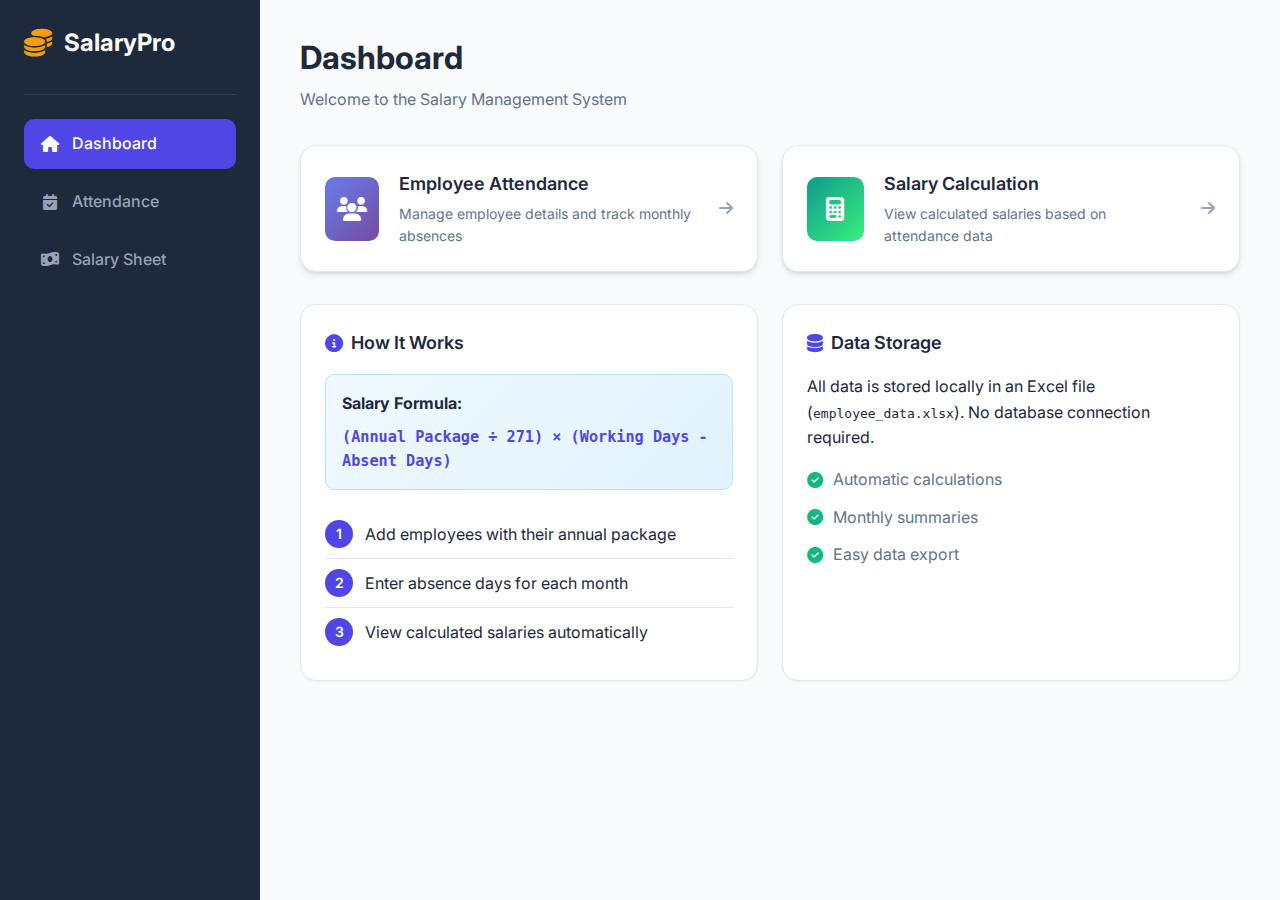
<file: templates/index.html>
<!DOCTYPE html>
<html lang="en">
  <head>
    <meta charset="UTF-8" />
    <meta name="viewport" content="width=device-width, initial-scale=1.0" />
    <title>Salary Management System</title>
    <link
      href="https://fonts.googleapis.com/css2?family=Inter:wght@300;400;500;600;700&display=swap"
      rel="stylesheet"
    />
    <link
      rel="stylesheet"
      href="https://cdnjs.cloudflare.com/ajax/libs/font-awesome/6.4.0/css/all.min.css"
    />
    <link rel="stylesheet" href="/static/style.css" />
  </head>
  <body>
    <div class="app-container">
      <nav class="sidebar">
        <div class="logo">
          <i class="fas fa-coins"></i>
          <span>SalaryPro</span>
        </div>
        <ul class="nav-links">
          <li class="active">
            <a href="/">
              <i class="fas fa-home"></i>
              <span>Dashboard</span>
            </a>
          </li>
          <li>
            <a href="/attendance">
              <i class="fas fa-calendar-check"></i>
              <span>Attendance</span>
            </a>
          </li>
          <li>
            <a href="/salary">
              <i class="fas fa-money-bill-wave"></i>
              <span>Salary Sheet</span>
            </a>
          </li>
        </ul>
      </nav>

      <main class="main-content">
        <header class="page-header">
          <h1>Dashboard</h1>
          <p>Welcome to the Salary Management System</p>
        </header>

        <div class="dashboard-cards">
          <div class="card" onclick="window.location.href='/attendance'">
            <div class="card-icon blue">
              <i class="fas fa-users"></i>
            </div>
            <div class="card-content">
              <h3>Employee Attendance</h3>
              <p>Manage employee details and track monthly absences</p>
            </div>
            <div class="card-arrow">
              <i class="fas fa-arrow-right"></i>
            </div>
          </div>

          <div class="card" onclick="window.location.href='/salary'">
            <div class="card-icon green">
              <i class="fas fa-calculator"></i>
            </div>
            <div class="card-content">
              <h3>Salary Calculation</h3>
              <p>View calculated salaries based on attendance data</p>
            </div>
            <div class="card-arrow">
              <i class="fas fa-arrow-right"></i>
            </div>
          </div>
        </div>

        <div class="info-section">
          <div class="info-card">
            <h3><i class="fas fa-info-circle"></i> How It Works</h3>
            <div class="formula-box">
              <p><strong>Salary Formula:</strong></p>
              <code>(Annual Package ÷ 271) × (Working Days - Absent Days)</code>
            </div>
            <ul class="steps-list">
              <li>
                <span class="step-num">1</span> Add employees with their annual
                package
              </li>
              <li>
                <span class="step-num">2</span> Enter absence days for each
                month
              </li>
              <li>
                <span class="step-num">3</span> View calculated salaries
                automatically
              </li>
            </ul>
          </div>

          <div class="info-card">
            <h3><i class="fas fa-database"></i> Data Storage</h3>
            <p>
              All data is stored locally in an Excel file
              (<code>employee_data.xlsx</code>). No database connection
              required.
            </p>
            <div class="features">
              <div class="feature">
                <i class="fas fa-check-circle"></i>
                <span>Automatic calculations</span>
              </div>
              <div class="feature">
                <i class="fas fa-check-circle"></i>
                <span>Monthly summaries</span>
              </div>
              <div class="feature">
                <i class="fas fa-check-circle"></i>
                <span>Easy data export</span>
              </div>
            </div>
          </div>
        </div>
      </main>
    </div>
  </body>
</html>
</file>
<file: static/style.css>
/* ===== CSS Variables ===== */
:root {
  --primary-color: #4f46e5;
  --primary-hover: #4338ca;
  --secondary-color: #64748b;
  --success-color: #10b981;
  --danger-color: #ef4444;
  --warning-color: #f59e0b;

  --bg-primary: #f8fafc;
  --bg-secondary: #ffffff;
  --bg-sidebar: #1e293b;

  --text-primary: #1e293b;
  --text-secondary: #64748b;
  --text-light: #94a3b8;
  --text-white: #ffffff;

  --border-color: #e2e8f0;
  --shadow-sm: 0 1px 2px 0 rgb(0 0 0 / 0.05);
  --shadow-md: 0 4px 6px -1px rgb(0 0 0 / 0.1), 0 2px 4px -2px rgb(0 0 0 / 0.1);
  --shadow-lg: 0 10px 15px -3px rgb(0 0 0 / 0.1),
    0 4px 6px -4px rgb(0 0 0 / 0.1);

  --radius-sm: 6px;
  --radius-md: 10px;
  --radius-lg: 16px;

  --sidebar-width: 260px;
}

/* ===== Reset & Base ===== */
* {
  margin: 0;
  padding: 0;
  box-sizing: border-box;
}

body {
  font-family: "Inter", -apple-system, BlinkMacSystemFont, sans-serif;
  background-color: var(--bg-primary);
  color: var(--text-primary);
  line-height: 1.6;
}

/* ===== App Layout ===== */
.app-container {
  display: flex;
  min-height: 100vh;
}

/* ===== Sidebar ===== */
.sidebar {
  width: var(--sidebar-width);
  background: var(--bg-sidebar);
  color: var(--text-white);
  padding: 24px;
  position: fixed;
  height: 100vh;
  display: flex;
  flex-direction: column;
}

.logo {
  display: flex;
  align-items: center;
  gap: 12px;
  font-size: 1.5rem;
  font-weight: 700;
  padding-bottom: 32px;
  border-bottom: 1px solid rgba(255, 255, 255, 0.1);
  margin-bottom: 24px;
}

.logo i {
  color: var(--warning-color);
  font-size: 1.75rem;
}

.nav-links {
  list-style: none;
  flex: 1;
}

.nav-links li {
  margin-bottom: 8px;
}

.nav-links a {
  display: flex;
  align-items: center;
  gap: 12px;
  padding: 12px 16px;
  color: var(--text-light);
  text-decoration: none;
  border-radius: var(--radius-md);
  transition: all 0.2s ease;
  font-weight: 500;
}

.nav-links a:hover {
  background: rgba(255, 255, 255, 0.1);
  color: var(--text-white);
}

.nav-links li.active a {
  background: var(--primary-color);
  color: var(--text-white);
}

.nav-links a i {
  width: 20px;
  text-align: center;
}

/* ===== Main Content ===== */
.main-content {
  flex: 1;
  margin-left: var(--sidebar-width);
  padding: 32px 40px;
  max-width: 100%;
  overflow-x: hidden;
}

.page-header {
  margin-bottom: 32px;
}

.page-header h1 {
  font-size: 2rem;
  font-weight: 700;
  color: var(--text-primary);
  margin-bottom: 4px;
}

.page-header p {
  color: var(--text-secondary);
  font-size: 1rem;
}

/* ===== Dashboard Cards ===== */
.dashboard-cards {
  display: grid;
  grid-template-columns: repeat(auto-fit, minmax(300px, 1fr));
  gap: 24px;
  margin-bottom: 32px;
}

.card {
  background: var(--bg-secondary);
  border-radius: var(--radius-lg);
  padding: 24px;
  display: flex;
  align-items: center;
  gap: 20px;
  box-shadow: var(--shadow-md);
  cursor: pointer;
  transition: all 0.3s ease;
  border: 1px solid var(--border-color);
}

.card:hover {
  transform: translateY(-4px);
  box-shadow: var(--shadow-lg);
}

.card-icon {
  width: 64px;
  height: 64px;
  border-radius: var(--radius-md);
  display: flex;
  align-items: center;
  justify-content: center;
  font-size: 1.5rem;
}

.card-icon.blue {
  background: linear-gradient(135deg, #667eea 0%, #764ba2 100%);
  color: white;
}

.card-icon.green {
  background: linear-gradient(135deg, #11998e 0%, #38ef7d 100%);
  color: white;
}

.card-content h3 {
  font-size: 1.125rem;
  font-weight: 600;
  margin-bottom: 4px;
}

.card-content p {
  color: var(--text-secondary);
  font-size: 0.875rem;
}

.card-arrow {
  margin-left: auto;
  color: var(--text-light);
  transition: transform 0.3s ease;
}

.card:hover .card-arrow {
  transform: translateX(4px);
  color: var(--primary-color);
}

/* ===== Info Section ===== */
.info-section {
  display: grid;
  grid-template-columns: repeat(auto-fit, minmax(300px, 1fr));
  gap: 24px;
}

.info-card {
  background: var(--bg-secondary);
  border-radius: var(--radius-lg);
  padding: 24px;
  box-shadow: var(--shadow-sm);
  border: 1px solid var(--border-color);
}

.info-card h3 {
  font-size: 1.125rem;
  font-weight: 600;
  margin-bottom: 16px;
  display: flex;
  align-items: center;
  gap: 8px;
}

.info-card h3 i {
  color: var(--primary-color);
}

.formula-box {
  background: linear-gradient(135deg, #f0f9ff 0%, #e0f2fe 100%);
  border: 1px solid #bae6fd;
  border-radius: var(--radius-md);
  padding: 16px;
  margin-bottom: 20px;
}

.formula-box code {
  display: block;
  font-size: 0.95rem;
  color: var(--primary-color);
  font-weight: 600;
  margin-top: 8px;
}

.steps-list {
  list-style: none;
}

.steps-list li {
  display: flex;
  align-items: center;
  gap: 12px;
  padding: 10px 0;
  border-bottom: 1px solid var(--border-color);
}

.steps-list li:last-child {
  border-bottom: none;
}

.step-num {
  width: 28px;
  height: 28px;
  background: var(--primary-color);
  color: white;
  border-radius: 50%;
  display: flex;
  align-items: center;
  justify-content: center;
  font-size: 0.875rem;
  font-weight: 600;
}

.features {
  display: flex;
  flex-direction: column;
  gap: 12px;
  margin-top: 16px;
}

.feature {
  display: flex;
  align-items: center;
  gap: 10px;
  color: var(--text-secondary);
}

.feature i {
  color: var(--success-color);
}

/* ===== Form Section ===== */
.form-section {
  background: var(--bg-secondary);
  border-radius: var(--radius-lg);
  padding: 24px;
  margin-bottom: 32px;
  box-shadow: var(--shadow-sm);
  border: 1px solid var(--border-color);
}

.form-section h2 {
  font-size: 1.125rem;
  font-weight: 600;
  margin-bottom: 20px;
  display: flex;
  align-items: center;
  gap: 10px;
}

.form-section h2 i {
  color: var(--primary-color);
}

.add-form {
  display: flex;
  gap: 16px;
  align-items: flex-end;
  flex-wrap: wrap;
}

.form-group {
  flex: 1;
  min-width: 200px;
}

.form-group label {
  display: block;
  font-size: 0.875rem;
  font-weight: 500;
  color: var(--text-secondary);
  margin-bottom: 6px;
}

.form-group input {
  width: 100%;
  padding: 12px 16px;
  border: 1px solid var(--border-color);
  border-radius: var(--radius-md);
  font-size: 1rem;
  transition: all 0.2s ease;
}

.form-group input:focus {
  outline: none;
  border-color: var(--primary-color);
  box-shadow: 0 0 0 3px rgba(79, 70, 229, 0.1);
}

/* ===== Buttons ===== */
.btn {
  display: inline-flex;
  align-items: center;
  gap: 8px;
  padding: 12px 24px;
  border: none;
  border-radius: var(--radius-md);
  font-size: 0.95rem;
  font-weight: 500;
  cursor: pointer;
  transition: all 0.2s ease;
  text-decoration: none;
}

.btn-primary {
  background: var(--primary-color);
  color: white;
}

.btn-primary:hover {
  background: var(--primary-hover);
}

.btn-secondary {
  background: var(--bg-primary);
  color: var(--text-primary);
  border: 1px solid var(--border-color);
}

.btn-secondary:hover {
  background: var(--border-color);
}

.btn-icon {
  width: 36px;
  height: 36px;
  padding: 0;
  display: flex;
  align-items: center;
  justify-content: center;
  border: none;
  border-radius: var(--radius-sm);
  cursor: pointer;
  transition: all 0.2s ease;
}

.btn-delete {
  background: #fef2f2;
  color: var(--danger-color);
}

.btn-delete:hover {
  background: var(--danger-color);
  color: white;
}

/* ===== Export Buttons ===== */
.table-actions {
  display: flex;
  align-items: center;
  gap: 16px;
  flex-wrap: wrap;
}

.export-buttons {
  display: flex;
  gap: 8px;
}

.btn-export {
  display: inline-flex;
  align-items: center;
  gap: 6px;
  padding: 8px 16px;
  border: none;
  border-radius: var(--radius-sm);
  font-size: 0.85rem;
  font-weight: 500;
  cursor: pointer;
  transition: all 0.2s ease;
  text-decoration: none;
  background: linear-gradient(135deg, #667eea 0%, #764ba2 100%);
  color: white;
}

.btn-export:hover {
  transform: translateY(-2px);
  box-shadow: 0 4px 12px rgba(102, 126, 234, 0.4);
}

.btn-export i.fa-file-csv {
  color: #4ade80;
}

.btn-export i.fa-file-excel {
  color: #34d399;
}

/* ===== Table Section ===== */
.table-section {
  background: var(--bg-secondary);
  border-radius: var(--radius-lg);
  padding: 24px;
  box-shadow: var(--shadow-sm);
  border: 1px solid var(--border-color);
}

.table-header {
  display: flex;
  justify-content: space-between;
  align-items: center;
  margin-bottom: 20px;
  flex-wrap: wrap;
  gap: 16px;
}

.table-header h2 {
  font-size: 1.125rem;
  font-weight: 600;
  display: flex;
  align-items: center;
  gap: 10px;
}

.table-header h2 i {
  color: var(--primary-color);
}

.badge {
  background: var(--bg-primary);
  padding: 8px 16px;
  border-radius: 20px;
  font-size: 0.875rem;
  color: var(--text-secondary);
  font-weight: 500;
}

.table-wrapper {
  overflow-x: auto;
  border-radius: var(--radius-md);
  border: 1px solid var(--border-color);
}

.data-table {
  width: 100%;
  border-collapse: collapse;
  font-size: 0.9rem;
}

.data-table th,
.data-table td {
  padding: 14px 16px;
  text-align: left;
  border-bottom: 1px solid var(--border-color);
}

.data-table th {
  background: var(--bg-primary);
  font-weight: 600;
  color: var(--text-secondary);
  text-transform: uppercase;
  font-size: 0.75rem;
  letter-spacing: 0.5px;
  white-space: nowrap;
}

.data-table tbody tr:hover {
  background: #f8fafc;
}

.data-table tbody tr:last-child td {
  border-bottom: none;
}

.sticky-col {
  position: sticky;
  left: 0;
  background: white;
  z-index: 1;
  font-weight: 500;
}

.data-table thead .sticky-col {
  background: var(--bg-primary);
  z-index: 2;
}

.package-cell {
  font-weight: 600;
  color: var(--success-color);
}

.absence-input {
  width: 60px;
  padding: 8px;
  border: 1px solid var(--border-color);
  border-radius: var(--radius-sm);
  text-align: center;
  font-size: 0.875rem;
  transition: all 0.2s ease;
}

.absence-input:focus {
  outline: none;
  border-color: var(--primary-color);
  box-shadow: 0 0 0 2px rgba(79, 70, 229, 0.1);
}

.remarks-cell {
  min-width: 150px;
  cursor: pointer;
  transition: all 0.2s ease;
}

.remarks-cell:hover {
  background: linear-gradient(135deg, #f0f9ff 0%, #e0f2fe 100%);
}

.remarks-display {
  display: flex;
  align-items: center;
  justify-content: space-between;
  gap: 8px;
  padding: 6px 10px;
  border-radius: var(--radius-sm);
  min-height: 36px;
}

.remarks-text {
  flex: 1;
  font-size: 0.85rem;
  color: var(--text-primary);
  white-space: nowrap;
  overflow: hidden;
  text-overflow: ellipsis;
  max-width: 150px;
}

.remarks-text em {
  color: var(--text-light);
  font-size: 0.8rem;
}

.remarks-icon {
  color: var(--text-light);
  font-size: 0.75rem;
  opacity: 0;
  transition: opacity 0.2s ease;
}

.remarks-cell:hover .remarks-icon {
  opacity: 1;
  color: var(--primary-color);
}

/* ===== Modal Styles ===== */
.modal-overlay {
  position: fixed;
  top: 0;
  left: 0;
  right: 0;
  bottom: 0;
  background: rgba(0, 0, 0, 0.5);
  display: flex;
  align-items: center;
  justify-content: center;
  z-index: 1000;
  opacity: 0;
  visibility: hidden;
  transition: all 0.3s ease;
}

.modal-overlay.show {
  opacity: 1;
  visibility: visible;
}

.modal-content {
  background: white;
  border-radius: var(--radius-lg);
  box-shadow: var(--shadow-lg);
  width: 90%;
  max-width: 500px;
  transform: translateY(-20px);
  transition: transform 0.3s ease;
}

.modal-overlay.show .modal-content {
  transform: translateY(0);
}

.modal-header {
  display: flex;
  align-items: center;
  justify-content: space-between;
  padding: 20px 24px;
  border-bottom: 1px solid var(--border-color);
}

.modal-header h3 {
  font-size: 1.125rem;
  font-weight: 600;
  display: flex;
  align-items: center;
  gap: 10px;
  color: var(--text-primary);
}

.modal-header h3 i {
  color: var(--primary-color);
}

.modal-close {
  width: 36px;
  height: 36px;
  border: none;
  background: var(--bg-primary);
  border-radius: var(--radius-sm);
  cursor: pointer;
  display: flex;
  align-items: center;
  justify-content: center;
  color: var(--text-secondary);
  transition: all 0.2s ease;
}

.modal-close:hover {
  background: var(--danger-color);
  color: white;
}

.modal-body {
  padding: 24px;
}

.modal-body label {
  display: block;
  font-size: 0.875rem;
  font-weight: 500;
  color: var(--text-secondary);
  margin-bottom: 10px;
}

.modal-body label span {
  color: var(--primary-color);
  font-weight: 600;
}

.modal-body textarea {
  width: 100%;
  padding: 12px 16px;
  border: 1px solid var(--border-color);
  border-radius: var(--radius-md);
  font-size: 0.95rem;
  font-family: inherit;
  resize: vertical;
  min-height: 120px;
  transition: all 0.2s ease;
}

.modal-body textarea:focus {
  outline: none;
  border-color: var(--primary-color);
  box-shadow: 0 0 0 3px rgba(79, 70, 229, 0.1);
}

.modal-body textarea::placeholder {
  color: var(--text-light);
}

.modal-footer {
  display: flex;
  justify-content: flex-end;
  gap: 12px;
  padding: 16px 24px;
  border-top: 1px solid var(--border-color);
  background: var(--bg-primary);
  border-radius: 0 0 var(--radius-lg) var(--radius-lg);
}

.table-note {
  margin-top: 16px;
  color: var(--text-secondary);
  font-size: 0.875rem;
}

.table-note i {
  color: var(--primary-color);
}

.empty-state {
  text-align: center;
  padding: 60px 20px !important;
  color: var(--text-secondary);
}

.empty-state i {
  font-size: 3rem;
  color: var(--text-light);
  margin-bottom: 16px;
  display: block;
}

.empty-state p {
  margin-bottom: 20px;
}

/* ===== Salary Table Specific ===== */
.summary-cards {
  display: grid;
  grid-template-columns: repeat(auto-fit, minmax(250px, 1fr));
  gap: 20px;
  margin-bottom: 24px;
}

.summary-card {
  background: var(--bg-secondary);
  border-radius: var(--radius-lg);
  padding: 20px;
  display: flex;
  align-items: center;
  gap: 16px;
  box-shadow: var(--shadow-sm);
  border: 1px solid var(--border-color);
}

.summary-icon {
  width: 52px;
  height: 52px;
  border-radius: var(--radius-md);
  display: flex;
  align-items: center;
  justify-content: center;
  font-size: 1.25rem;
}

.summary-content {
  display: flex;
  flex-direction: column;
}

.summary-label {
  font-size: 0.875rem;
  color: var(--text-secondary);
}

.summary-value {
  font-size: 1.5rem;
  font-weight: 700;
  color: var(--text-primary);
}

.settings-section {
  margin-bottom: 24px;
}

.working-days-panel {
  background: var(--bg-secondary);
  border-radius: var(--radius-lg);
  padding: 24px;
  margin-top: 16px;
  border: 1px solid var(--border-color);
}

.working-days-panel.hidden {
  display: none;
}

.working-days-panel h3 {
  margin-bottom: 16px;
  font-size: 1rem;
}

.working-days-grid {
  display: grid;
  grid-template-columns: repeat(auto-fill, minmax(100px, 1fr));
  gap: 12px;
  margin-bottom: 20px;
}

.working-day-item {
  display: flex;
  flex-direction: column;
  gap: 6px;
}

.working-day-item label {
  font-size: 0.75rem;
  font-weight: 600;
  color: var(--text-secondary);
  text-transform: uppercase;
}

.working-day-input {
  padding: 10px;
  border: 1px solid var(--border-color);
  border-radius: var(--radius-sm);
  text-align: center;
  font-size: 0.95rem;
}

.working-day-input:focus {
  outline: none;
  border-color: var(--primary-color);
}

.formula-reminder {
  font-size: 0.875rem;
  color: var(--text-secondary);
}

.formula-reminder code {
  background: var(--bg-primary);
  padding: 4px 8px;
  border-radius: var(--radius-sm);
  font-size: 0.8rem;
}

.salary-table .salary-cell {
  font-weight: 500;
  color: var(--text-primary);
}

.salary-table .total-col {
  background: linear-gradient(135deg, #f0fdf4 0%, #dcfce7 100%);
  font-weight: 700;
}

.salary-table .total-value {
  color: var(--success-color);
}

.employee-info {
  display: flex;
  flex-direction: column;
}

.emp-name {
  font-weight: 600;
}

.emp-package {
  font-size: 0.75rem;
  color: var(--text-secondary);
}

.totals-row {
  background: var(--bg-primary);
}

.totals-row td {
  font-weight: 600;
  color: var(--text-primary);
}

.grand-total {
  font-size: 1.1rem;
  color: var(--primary-color) !important;
}

.working-days-row td {
  font-size: 0.8rem;
  color: var(--text-secondary);
  font-style: italic;
}

/* ===== Toast Notifications ===== */
.toast {
  position: fixed;
  bottom: 24px;
  right: 24px;
  padding: 16px 24px;
  border-radius: var(--radius-md);
  color: white;
  font-weight: 500;
  transform: translateY(100px);
  opacity: 0;
  transition: all 0.3s ease;
  z-index: 1000;
}

.toast.show {
  transform: translateY(0);
  opacity: 1;
}

.toast.success {
  background: var(--success-color);
}

.toast.error {
  background: var(--danger-color);
}

/* ===== Responsive ===== */
@media (max-width: 768px) {
  .sidebar {
    width: 70px;
    padding: 16px;
  }

  .logo span,
  .nav-links span {
    display: none;
  }

  .logo {
    justify-content: center;
  }

  .nav-links a {
    justify-content: center;
    padding: 12px;
  }

  .main-content {
    margin-left: 70px;
    padding: 20px;
  }

  .add-form {
    flex-direction: column;
  }

  .form-group {
    width: 100%;
  }

  .btn {
    width: 100%;
    justify-content: center;
  }
}
</file>
